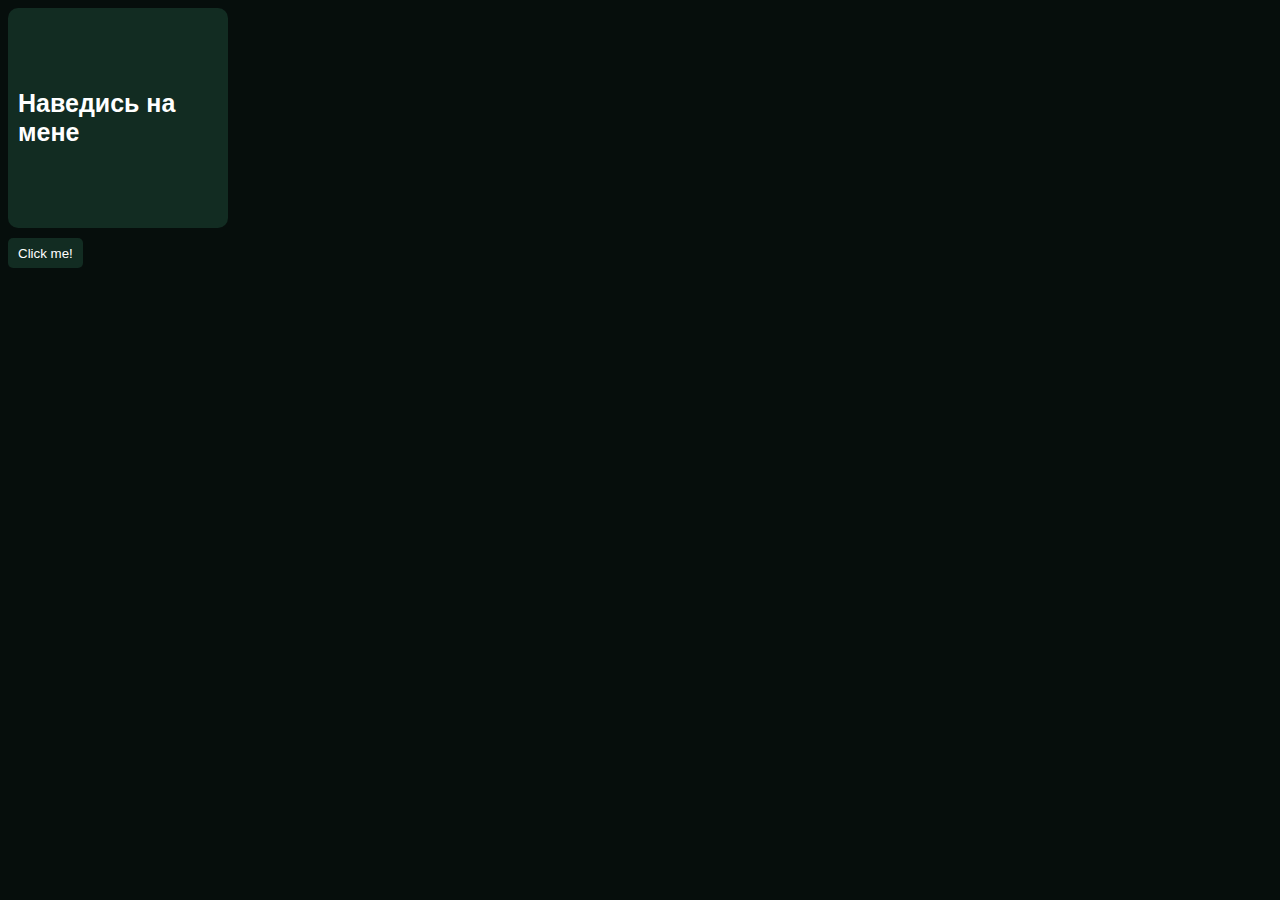
<file: lab1veb/lab1/index.html>
<!DOCTYPE html>
<html lang="en">
<head>
    <meta charset="UTF-8">
    <meta name="viewport" content="width=device-width, initial-scale=1.0">
    <title>lab1</title>
    <script src="script.js" defer></script>
    <link rel="stylesheet" href="style.css">
</head>
<body>
        <div class="block-to-check">
            Наведись на мене
        </div>
        <button class="awake-button" onclick="throwError()">
            Click me!
        </button>
</body>
</html>
</file>
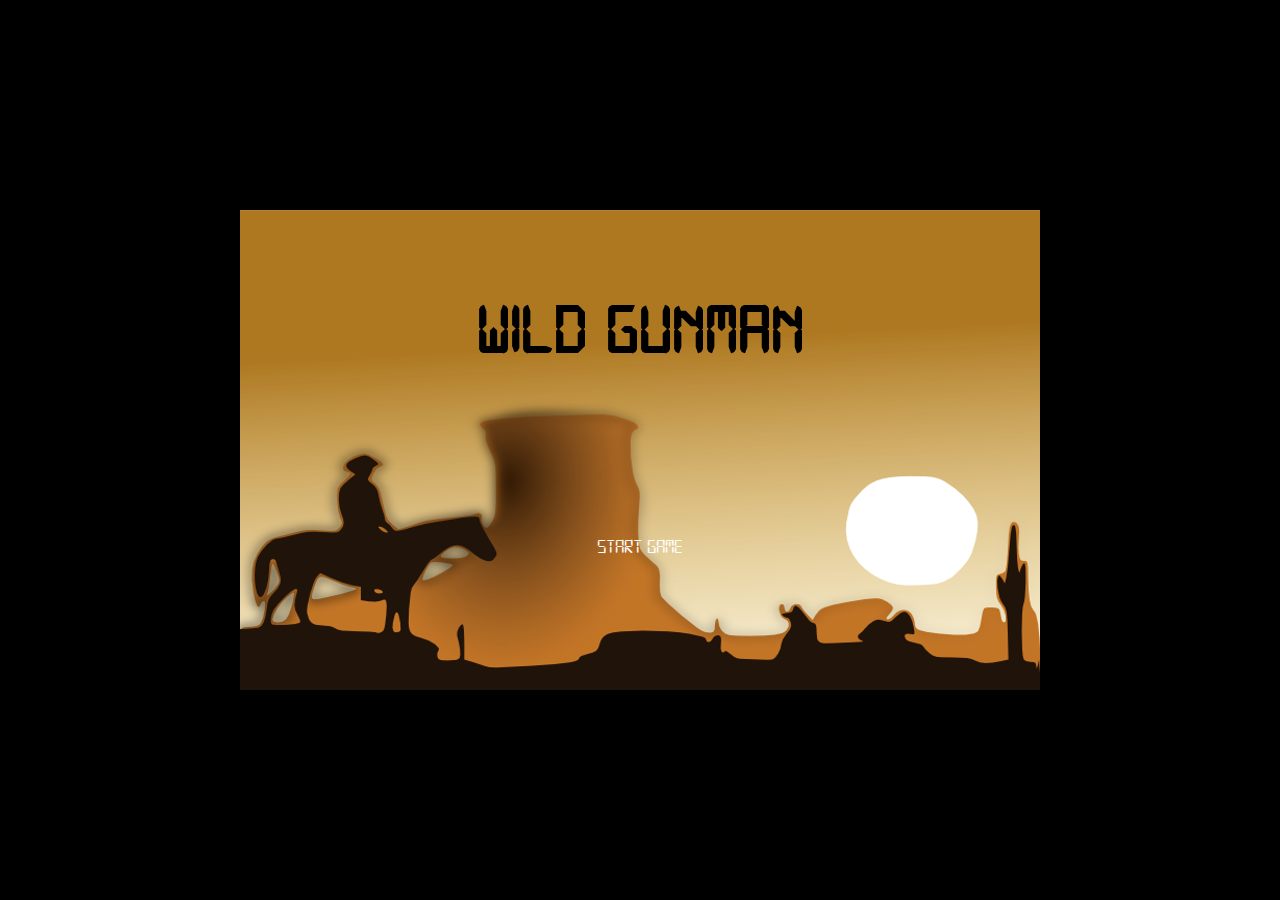
<file: lab7web/lab7/index.html>
<!DOCTYPE html>
<html lang="en">
<head lang="en">
    <meta charset="UTF-8">
    <title>Wild Gunman</title>
    <link rel="stylesheet" href="css/game.css"/>
</head>
<body>
<section class="game-menu">
    <h1 class="game-menu__title">Wild Gunman</h1>
    <button class="button button-start-game">Start Game</button>
</section>

<div class="wrapper">
    <section class="game-panels">
        <div class="players-panel">
            <div class="players-panel__you">Time.You</div>
            <div class="players-panel__gunman">Gunman</div>
        </div>
        <div class="white-line"></div>
        <div class="time-panel">
            <div class="time-panel__gunman">0.00</div>
            <div class="time-panel__you">0.00</div>
        </div>
        <div class="score-panel">
            <div class="score-panel__score">Score:<span class="score-panel__score_num">0</span></div>
            <div class="score-panel__level">Level 1</div>
        </div>
    </section>

    <div class="message"></div>

    <section class="game-screen">
        <div class="gunman"></div>
        <button class="button button-restart">Restart</button>
        <button class="button button-next-level">Next Level</button>
    </section>
</div>

<section class="win-screen">
    <h2 class="win-screen__title">You have won the game!</h2>
    <div class="score-panel__score">Score:<span class="score-panel__win-score_num">0</span></div>
</section>
<script src="js/game.js"></script>
</body>
</html>
</file>
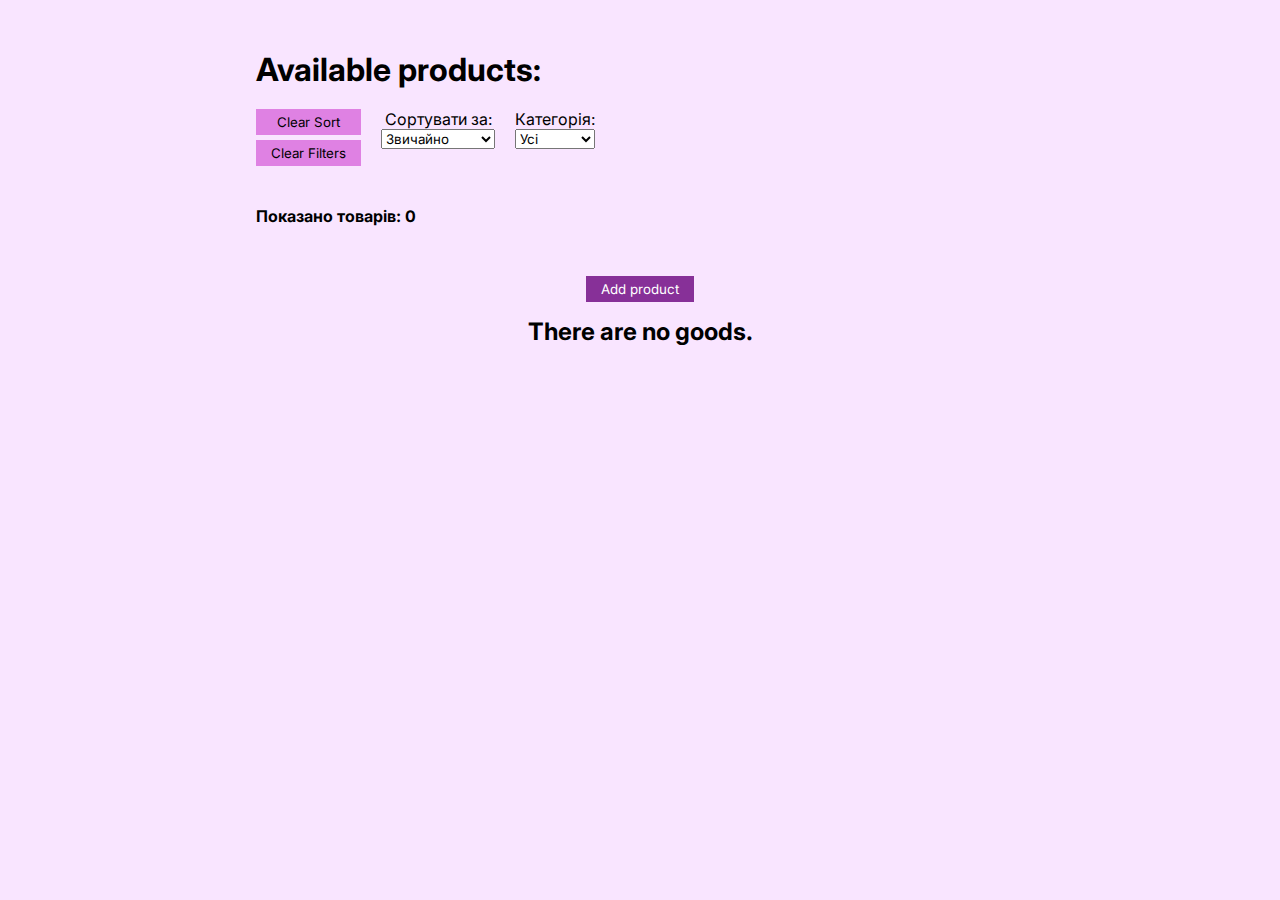
<file: lab6web/lab6/task1/index.html>
﻿<!doctype html>
<html lang="en">
<head>
    <meta charset="UTF-8">
    <meta name="viewport"
          content="width=device-width, user-scalable=no, initial-scale=1.0, maximum-scale=1.0, minimum-scale=1.0">
    <meta http-equiv="X-UA-Compatible" content="ie=edge">
    <title>lab6.1</title>
    <link rel="preconnect" href="https://fonts.googleapis.com">
    <link rel="preconnect" href="https://fonts.gstatic.com" crossorigin>
    <link href="https://fonts.googleapis.com/css2?family=Inter:ital,opsz,wght@0,14..32,100..900;1,14..32,100..900&display=swap"
          rel="stylesheet">
    <link rel="stylesheet" href="styles.css">
    <script src="script.js" defer></script>
</head>
<body>
<main>
    <div class="row-wrapper">
        <div class="products-section">
            <h1>Available products:</h1>
            <div class="filters">
                <div class="button-wrapper">
                    <button class="btn" onclick="clearSort()">Clear Sort</button>
                    <button class="btn" onclick="clearFilter()">Clear Filters</button>
                </div>
                <div class="sort">
                    <label for="sort">Сортувати за:</label>
                    <select id="sort" onchange="applyFiltersAndSort()">
                        <option value="regular">Звичайно</option>
                        <option value="price-low-high">Ціна ↑</option>
                        <option value="price-high-low">Ціна ↓</option>
                        <option value="create-low-low">Дата створ. ↑</option>
                        <option value="create-high-high">Дата створ. ↓</option>
                        <option value="edit-low-high">Дата змін. ↑</option>
                        <option value="edit-high-high">Дата змін. ↓</option>
                    </select>
                </div>
                <div class="category-filter">
                    <label for="category">Категорія:</label>
                    <select id="category" onchange="applyFiltersAndSort()">
                        <option value="all">Усі</option>
                    </select>
                </div>

            </div>

            <div class="products-container"></div>
            <div class="product-count">
                <p>Показано товарів: <span id="product-count">0</span></p>
            </div>
            <div class="empty-goods">
                <button class="btn add-button" onclick="showAddProductModal()">Add product</button>
                <h2 id="hint-text" class="hide">There are no goods.</h2>
                <h2 id="total-price" class="hide">Total: 0$</h2>
            </div>
        </div>
    </div>
    <div id="snackbar" class="snackbar"></div>
</main>


</body>
</html>
</file>
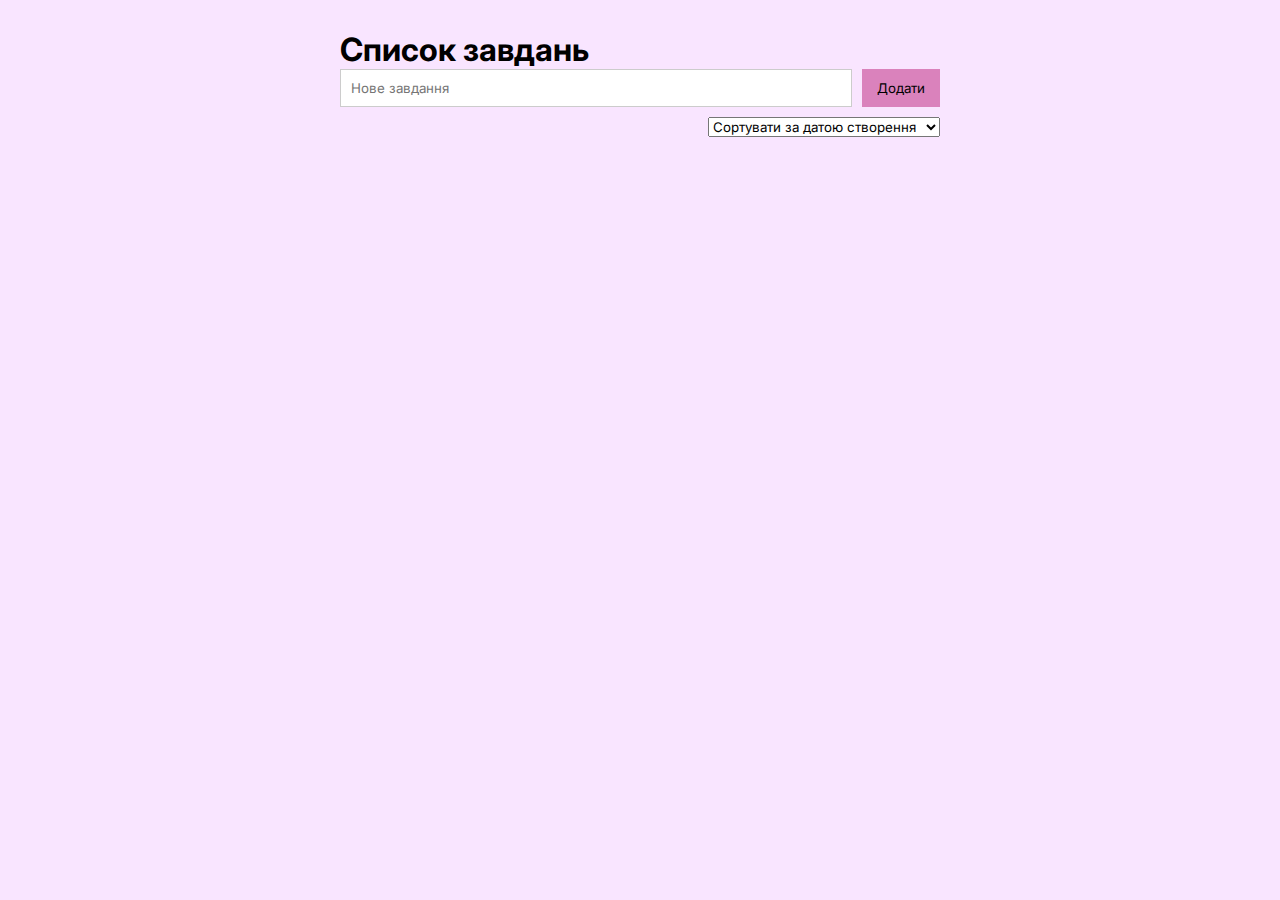
<file: lab6web/lab6/task2/index.html>
﻿<!doctype html>
<html lang="en">
<head>
    <meta charset="UTF-8">
    <meta name="viewport"
          content="width=device-width, user-scalable=no, initial-scale=1.0, maximum-scale=1.0, minimum-scale=1.0">
    <meta http-equiv="X-UA-Compatible" content="ie=edge">
    <title>lab6.2</title>
    <link rel="preconnect" href="https://fonts.googleapis.com">
    <link rel="preconnect" href="https://fonts.gstatic.com" crossorigin>
    <link href="https://fonts.googleapis.com/css2?family=Inter:ital,opsz,wght@0,14..32,100..900;1,14..32,100..900&display=swap"
          rel="stylesheet">
    <link rel="stylesheet" href="style.css">
    <script src="script.js" defer></script>
</head>
<body>
<main>
    <div class="row-wrapper">
        <div class="section">
            <div class="container">
                <h1>Список завдань</h1>
                <form id="todo-form">
                    <label class="add-field">
                        <input type="text" id="new-task" placeholder="Нове завдання" required/>
                        <button type="submit">Додати</button>
                    </label>

                    <label class="sort-selector">
                        <select id="sort-options">
                            <option value="created">Сортувати за датою створення</option>
                            <option value="status">Сортувати за станом виконання</option>
                            <option value="updated">Сортувати за датою оновлення</option>
                        </select>
                    </label>
                </form>
                <ul id="task-list"></ul>
            </div>

            <div id="edit-modal" class="modal">
                <div class="modal-content">
                    <div>
                        <span id="close-modal" class="close">&times;</span>
                        <h2>Редагувати завдання</h2>
                    </div>
                    <input type="text" id="edit-task-input"/>
                    <button id="save-edit-btn">Зберегти</button>
                </div>
            </div>
        </div>
    </div>

</main>

</body>
</html>
</file>
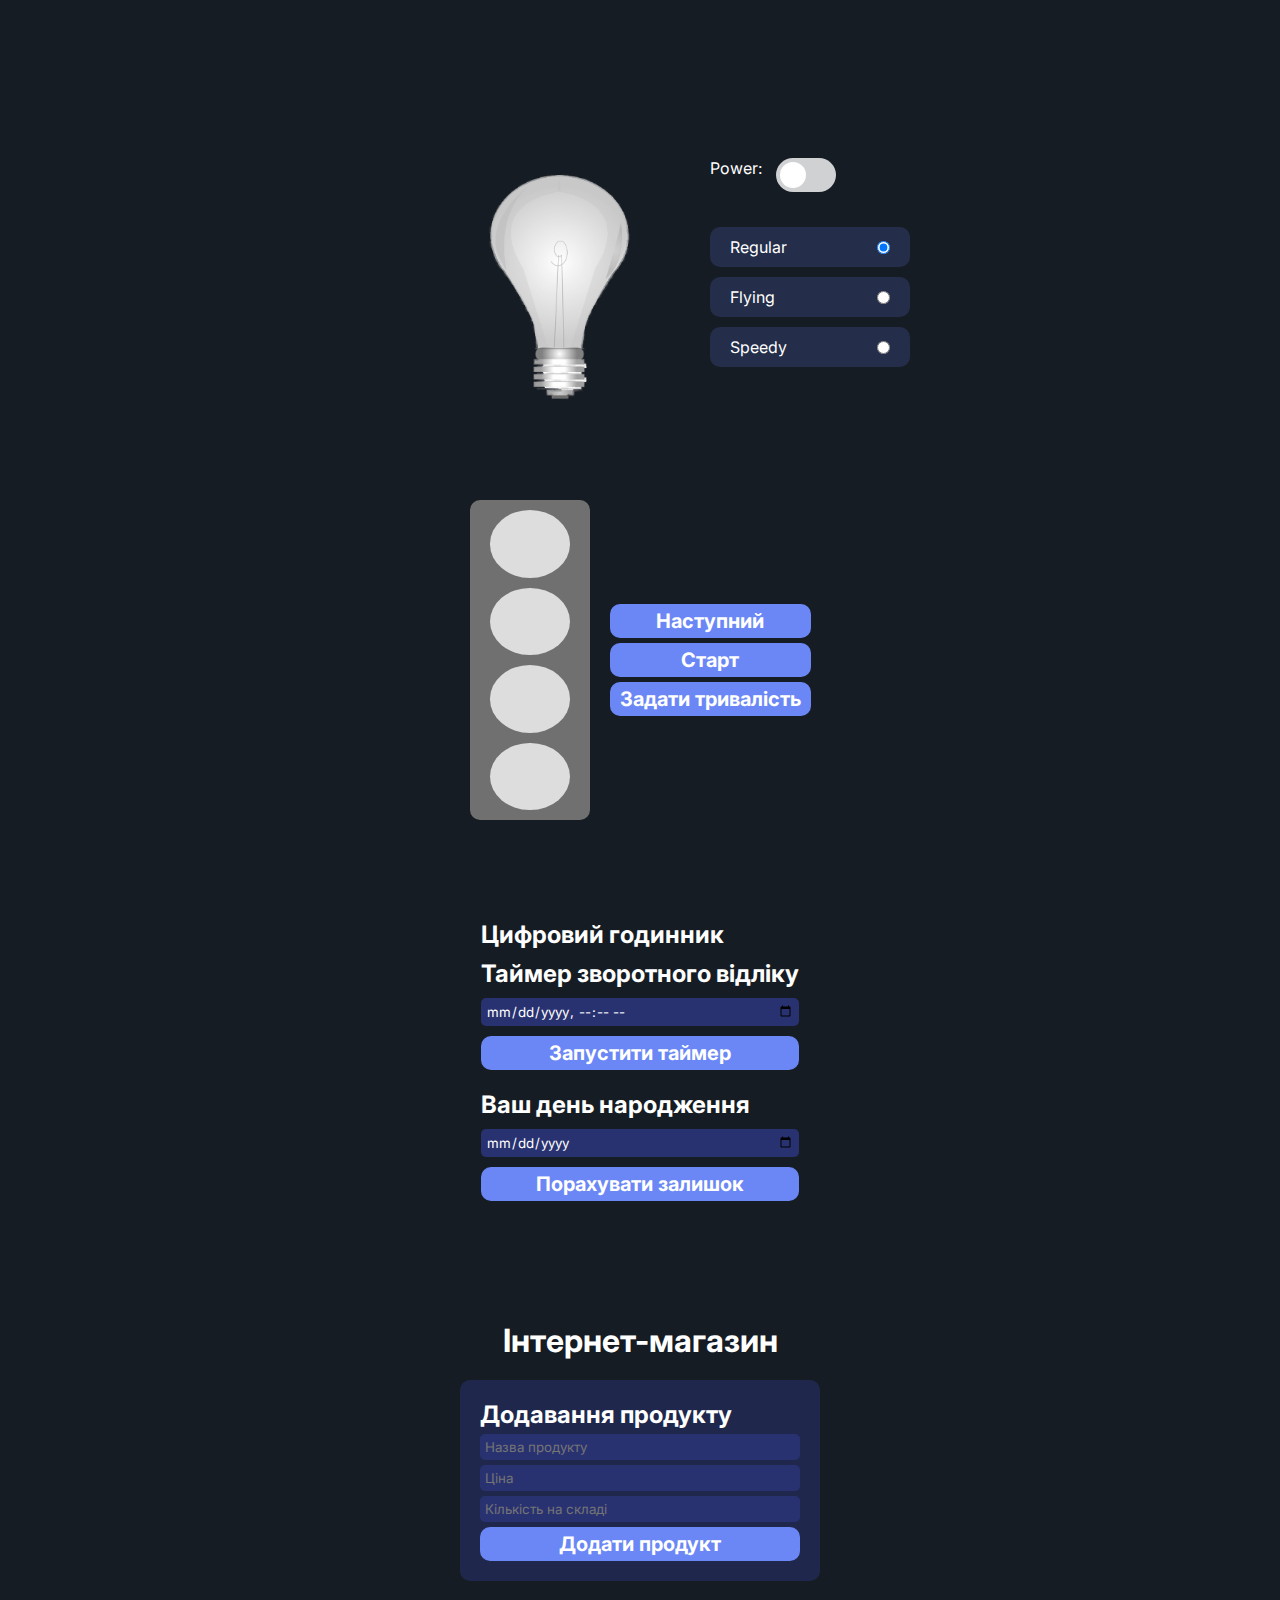
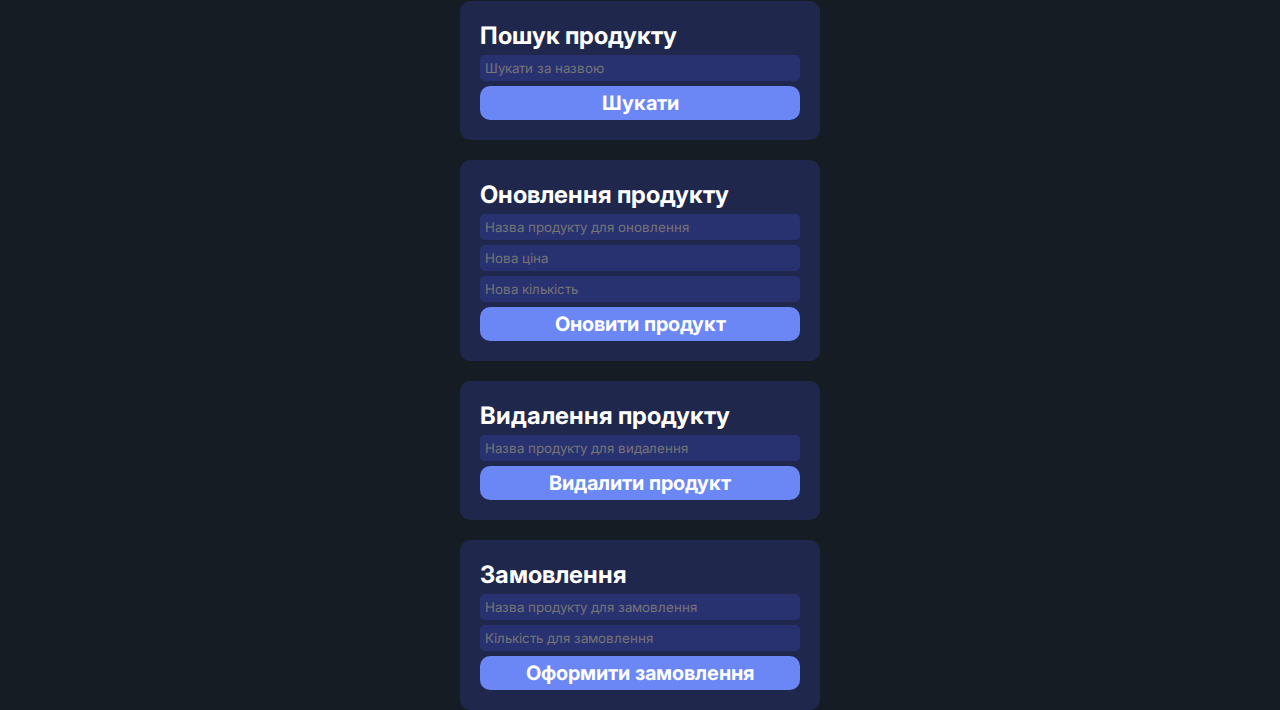
<file: lab5web/lab5/main.html>
﻿<!doctype html>
<html lang="en">
<head>
    <meta charset="UTF-8">
    <meta name="viewport"
          content="width=device-width, user-scalable=no, initial-scale=1.0, maximum-scale=1.0, minimum-scale=1.0">
    <meta http-equiv="X-UA-Compatible" content="ie=edge">
    <link rel="preconnect" href="https://fonts.googleapis.com">
    <link rel="preconnect" href="https://fonts.gstatic.com" crossorigin>
    <link href="https://fonts.googleapis.com/css2?family=Inter:ital,opsz,wght@0,14..32,100..900;1,14..32,100..900&display=swap" rel="stylesheet">
    <title>lab5</title>
    <link rel="stylesheet" href="style.css">
    <script src="index.js" defer></script>
</head>
<body>
<main class="main-content">
    <div>
        <div class="content-block">
            <div id="lamp-picture" class="lamp1-off"></div>
            <div class="manage-lamp">
                <div>
                    Power:
                    <label class="switch">
                        <input id="lamp-power" type="checkbox">
                        <span class="slider round"></span>
                    </label>
                </div>
                <div class="radio-lamp">
                    <label>
                        Regular
                        <input id="regular-lamp" name="lamp-type" type="radio" checked>
                    </label>
                    <label>
                        Flying
                        <input id="cool-lamp" name="lamp-type" type="radio"/>
                    </label>
                    <label>
                        Speedy
                        <input id="omg-lamp" name="lamp-type" type="radio"/>
                    </label>
                </div>
                <span id="lamp-hint" class="hint"></span>
            </div>
        </div>
        <div class="content-block">
            <div class="traffic-light">
                <div class="light red" id="red"></div>
                <div class="light yellow" id="yellow"></div>
                <div class="light green" id="green"></div>
                <div class="light blue" id="blue"></div>
            </div>
            <div>
                <div class="traffic-light-buttons">
                    <button class="result-button" id="nextBtn">Наступний</button>
                    <button class="result-button" id="startBtn">Старт</button>
                    <button class="result-button" id="setTimesBtn">Задати тривалість</button>
                </div>
                <div class="hint" id="status">Очікування старту...</div>
            </div>
        </div>
        <div class="content-block">
            <div>
                <div>
                    <h2>Цифровий годинник</h2>
                    <div id="clock" class="clock"></div>
                </div>

                <div style="display: flex; flex-direction: column; gap: 10px; margin: 10px 0;">
                    <h2>Таймер зворотного відліку</h2>
                    <input type="datetime-local" id="timerInput" />
                    <button id="startTimerBtn" class="result-button">Запустити таймер</button>
                    <div id="countdown"></div>
                </div>
                <div style="display: flex; flex-direction: column; gap: 10px; margin: 10px 0;">
                    <h2>Ваш день народження</h2>
                    <input type="date" id="birthdayInput" />
                    <button id="countdownBirthdayBtn" class="result-button">Порахувати залишок</button>
                    <div id="birthdayCountdown"></div>
                </div>
            </div>
        </div>
        <div class="content-block">
            <div class="shop-block">
                <h1>Інтернет-магазин</h1>

                <div class="block">
                    <h2>Додавання продукту</h2>
                    <input type="text" id="productName" placeholder="Назва продукту">
                    <input type="number" id="productPrice" placeholder="Ціна">
                    <input type="number" id="productStock" placeholder="Кількість на складі">
                    <button class="result-button" onclick="addProduct()">Додати продукт</button>
                </div>

                <div class="block">
                    <h2>Пошук продукту</h2>
                    <input type="text" id="searchName" placeholder="Шукати за назвою">
                    <button class="result-button" onclick="searchProduct()">Шукати</button>
                </div>

                <div class="block">
                    <h2>Оновлення продукту</h2>
                    <input type="text" id="updateName" placeholder="Назва продукту для оновлення">
                    <input type="number" id="updatePrice" placeholder="Нова ціна">
                    <input type="number" id="updateStock" placeholder="Нова кількість">
                    <button class="result-button" onclick="updateProduct()">Оновити продукт</button>
                </div>

                <div class="block">
                    <h2>Видалення продукту</h2>
                    <input type="text" id="deleteName" placeholder="Назва продукту для видалення">
                    <button class="result-button" onclick="deleteProduct()">Видалити продукт</button>
                </div>

                <div class="block">
                    <h2>Замовлення</h2>
                    <input type="text" id="orderName" placeholder="Назва продукту для замовлення">
                    <input type="number" id="orderQuantity" placeholder="Кількість для замовлення">
                    <button class="result-button" onclick="makeOrder()">Оформити замовлення</button>
                </div>
            </div>
        </div>


    </div>

</main>
</body>
</html>
</file>
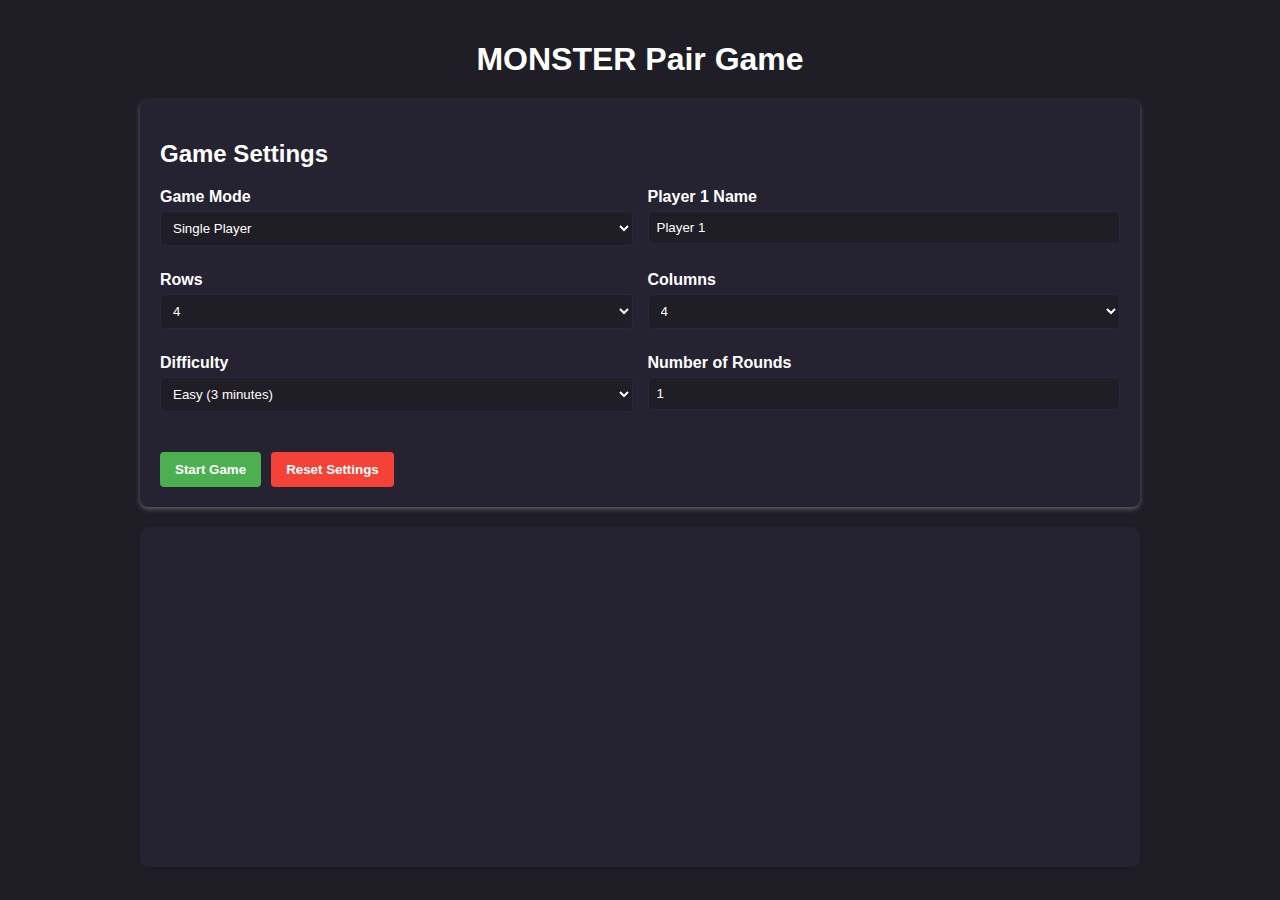
<file: lab8web/lab8/Task1/main.html>
﻿<!DOCTYPE html>
<html lang="en">
<head>
    <meta charset="UTF-8">
    <meta name="viewport" content="width=device-width, initial-scale=1.0">
    <title>MONSTER Pair Game</title>
    <link rel="stylesheet" href="style.css">
    <script src="script.js" defer></script>
</head>
<body>
<h1>MONSTER Pair Game</h1>
<div class="game-container">
    <div class="settings-panel">
        <h2>Game Settings</h2>
        <form class="settings-form" id="settingsForm">
            <div class="form-group">
                <label for="gameMode">Game Mode</label>
                <select id="gameMode">
                    <option value="single">Single Player</option>
                    <option value="multi">Two Players</option>
                </select>
            </div>

            <div class="players-container">
                <div class="player-input form-group">
                    <label for="player1">Player 1 Name</label>
                    <input type="text" id="player1" value="Player 1" required>
                </div>

                <div class="player-input form-group" id="player2Group" style="display: none;">
                    <label for="player2">Player 2 Name</label>
                    <input type="text" id="player2" value="Player 2">
                </div>
            </div>

            <div class="form-group">
                <label for="rows">Rows</label>
                <select id="rows">
                    <option value="4">4</option>
                    <option value="5">5</option>
                    <option value="6">6</option>
                </select>
            </div>

            <div class="form-group">
                <label for="cols">Columns</label>
                <select id="cols">
                    <option value="4">4</option>
                    <option value="5">5</option>
                    <option value="6">6</option>
                </select>
            </div>

            <div class="form-group">
                <label for="difficulty">Difficulty</label>
                <select id="difficulty">
                    <option value="easy">Easy (3 minutes)</option>
                    <option value="normal">Normal (2 minutes)</option>
                    <option value="hard">Hard (1 minute)</option>
                </select>
            </div>

            <div class="form-group">
                <label for="rounds">Number of Rounds</label>
                <input type="number" id="rounds" min="1" value="1">
            </div>

            <div class="buttons">
                <button type="button" class="start-btn" id="startBtn">Start Game</button>
                <button type="button" class="reset-btn" id="resetBtn">Reset Settings</button>
            </div>
        </form>
    </div>

    <div class="stats-panel" id="statsPanel" style="display: none;">
        <div class="stat">
            <div>Time Left</div>
            <div class="stat-value" id="timeLeft">03:00</div>
        </div>
        <div class="stat">
            <div>Current Player</div>
            <div class="stat-value" id="currentPlayer"><span class="current-player">Player 1</span></div>
        </div>
        <div class="stat">
            <div>Moves</div>
            <div class="stat-value" id="moves">0</div>
        </div>
        <div class="stat">
            <div>Round</div>
            <div class="stat-value" id="currentRound">1/1</div>
        </div>
        <button type="button" class="restart-btn" id="restartBtn">Restart</button>
    </div>

    <div class="game-board" id="gameBoard"></div>
</div>

<div class="results-modal" id="resultsModal">
    <div class="modal-content">
        <h2 class="modal-title">Game Results</h2>
        <div id="resultsContent"></div>
        <button type="button" class="close-btn" id="closeResultsBtn">Close</button>
    </div>
</div>
</body>
</html>
</file>
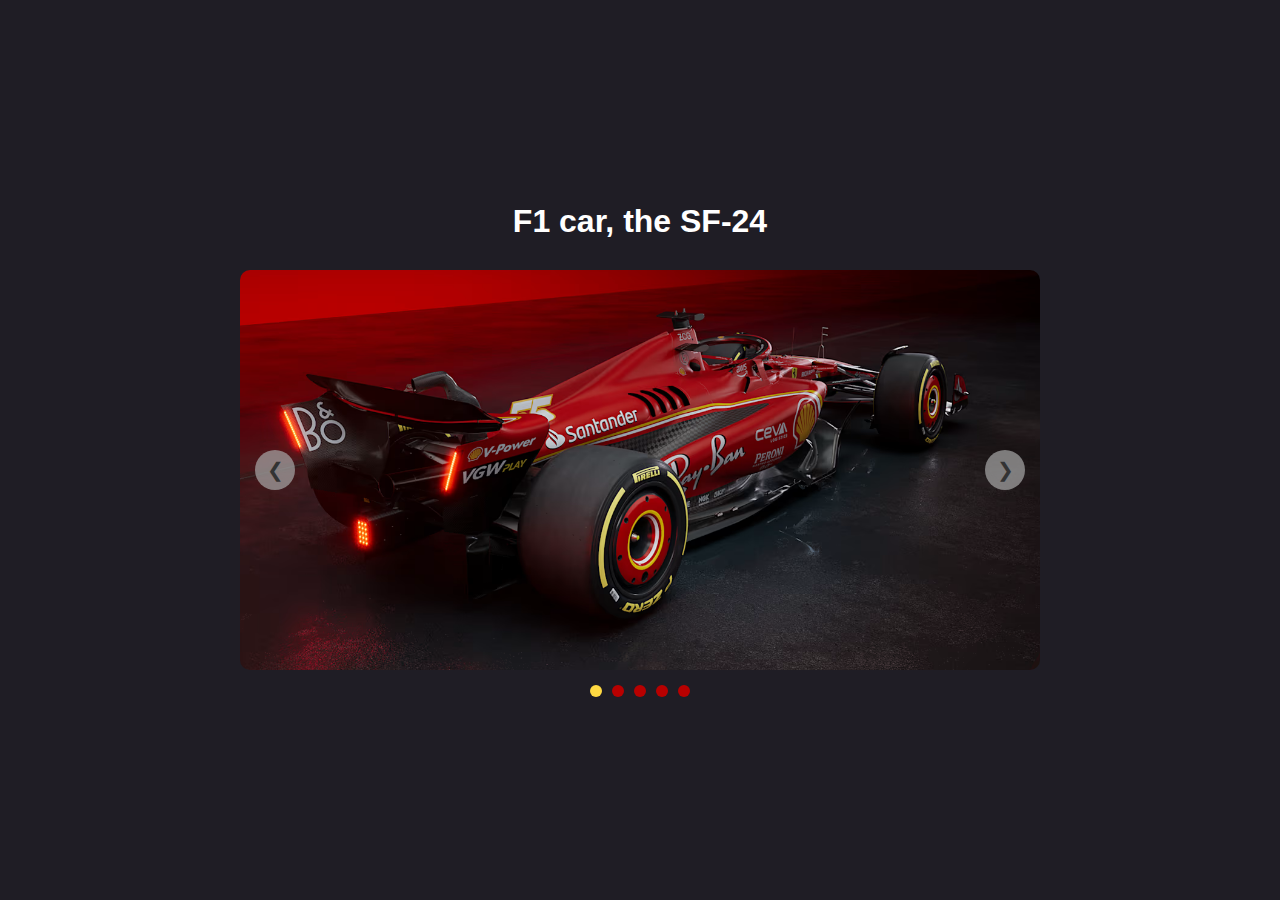
<file: lab8web/lab8/Task2/main.html>
﻿<!DOCTYPE html>
<html lang="uk">
<head>
    <meta charset="UTF-8">
    <meta name="viewport" content="width=device-width, initial-scale=1.0">
    <title>Карусель зображень</title>
    <link rel="stylesheet" href="styles.css">
    <script src="script.js" defer></script>
</head>
<body>
<h1>F1 car, the SF-24</h1>

<div class="slider-container" id="sliderContainer">
    <div class="slider" id="slider">
    </div>

    <button class="slider-arrow slider-arrow-left" id="prevBtn">&#10094;</button>
    <button class="slider-arrow slider-arrow-right" id="nextBtn">&#10095;</button>
</div>

<div class="slider-dots" id="sliderDots">

</div>
</body>
</html>
</file>
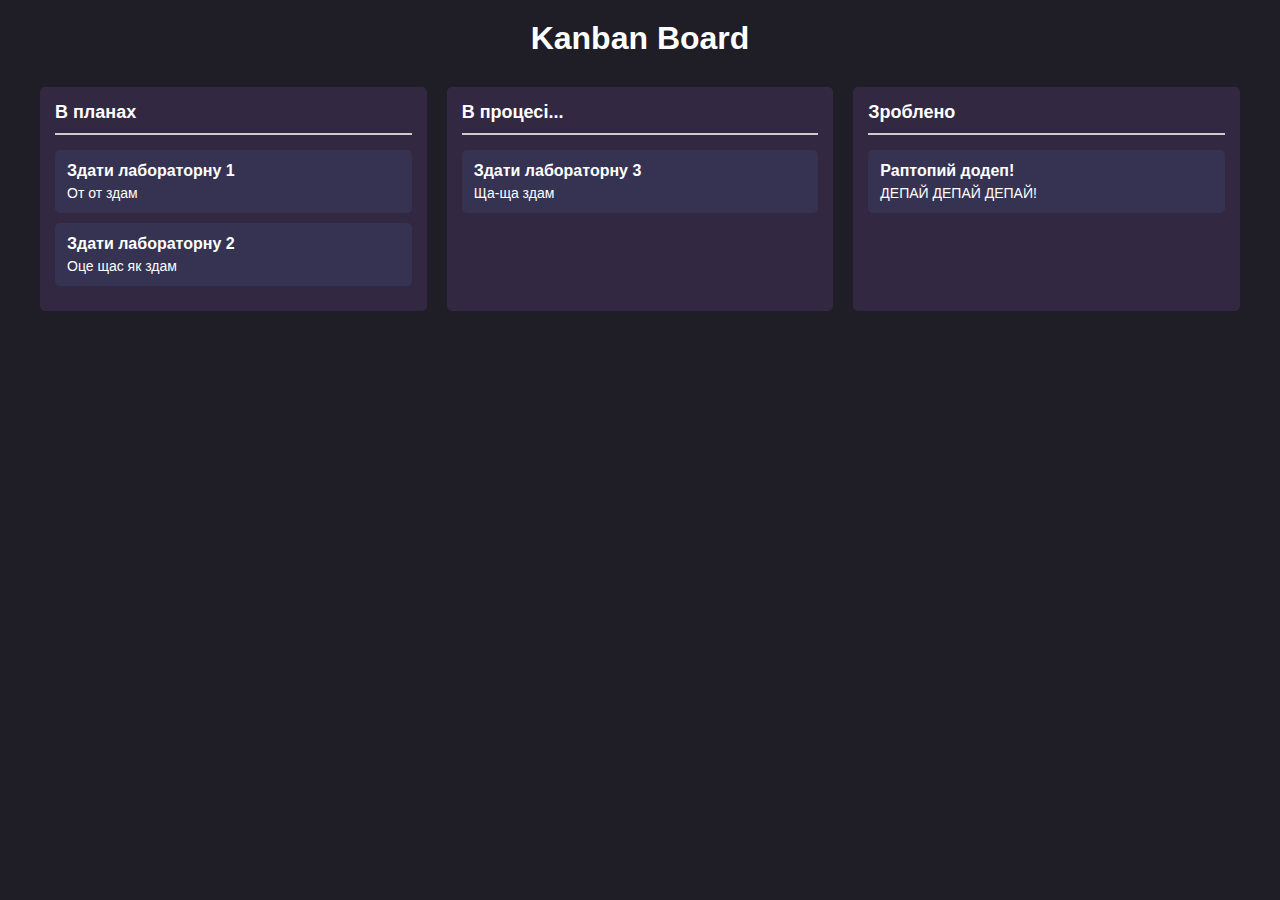
<file: lab8web/lab8/Task3/main.html>
﻿<!DOCTYPE html>
<html lang="uk">
<head>
    <meta charset="UTF-8">
    <meta name="viewport" content="width=device-width, initial-scale=1.0">
    <title>Kanban Board</title>
    <link rel="stylesheet" href="styles.css">
    <script src="script.js" defer></script>
</head>
<body>
<div class="container">
    <h1>Kanban Board</h1>
    <div class="kanban-board" id="kanbanBoard">
    </div>
</div>

</body>
</html>
</file>
<file: lab1veb/lab1/style.css>
body {
    font-family: 'Gill Sans MT', sans-serif;
    justify-content: center;
    background-color: rgb(6, 14, 12);
}


.block-to-check {
    display: flex;
    width: 200px;
    height: 200px;
    justify-content: center;
    padding: 10px;
    align-items: center;
    font-size: 25px;
    font-weight: bold;
    color: white;
    border-radius: 10px;
    background-color: rgb(18, 44, 34);
}

.awake-button {
    display: flex;
    justify-content: center;
    align-items: center;
    padding: 10px;
    border-radius: 5px;
    margin-top: 10px;
    height: 30px;
    color: white;
    background-color: rgb(18, 44, 34);
    border: none;
}
.awake-button:hover {
    background-color: rgb(23, 60, 42);
}
.awake-button:active {
    background-color: rgb(17, 48, 33);
}
</file>
<file: lab7web/lab7/css/game.css>
@font-face {
    font-family: "Digital-7";
    src: url("../fonts/digital-7.ttf");
}

body {
    background: #000;
    font-family: "Digital-7", serif;
}


.game-menu {
    box-sizing: border-box;
    position: absolute;
    top: 50%;
    left: 50%;
    -webkit-transform: translate(-50%, -50%);
    -moz-transform: translate(-50%, -50%);
    width: 800px;
    height: 480px;
    background: url(../img/main-background.png) no-repeat;
}

.game-menu__title {
    position: fixed;
    top: 15%;
    left: 50%;
    -webkit-transform: translate(-50%, -50%);
    -moz-transform: translate(-50%, -50%);

    font-size: 70px;
    text-transform: uppercase;
    text-align: center;
}

.button {
    position: fixed;
    left: 50%;
    top: 70%;
    -webkit-transform: translate(-50%, -50%);
    -moz-transform: translate(-50%, -50%);

    padding: 0;
    border: 0;
    outline: 0;

    font-family: "Digital-7", serif;
    font-size: 20px;
    text-transform: uppercase;

    background: transparent;
    color: white;
    cursor: pointer;
}

.button-restart {
    display: none;
    top: 90%;
    z-index: 1001;
}

.button-next-level {
    color: white;
    display: none;
    top: 90%;
    z-index: 1001;
}

.button:hover, .button:active {
    color: #000;
}

.wrapper {
    display: none;
    position: fixed;
    left: 50%;
    top: 55%;
    -webkit-transform: translate(-50%, -50%);
    -moz-transform: translate(-50%, -50%);

    height: 750px;
    width: 900px;

    box-sizing: border-box;
}

.game-screen {
    display: none;
    position: fixed;
    left: 50%;
    top: 50%;
    -webkit-transform: translate(-50%, -50%);
    -moz-transform: translate(-50%, -50%);

    box-sizing: border-box;
    width: 800px;
    height: 500px;
    overflow: hidden;

    background: url(../img/background-dark.png) no-repeat;
    background-size: cover;
}

.game-screen--death {
    animation: 4s player-death linear;
}

@keyframes player-death {
    0% {
        box-shadow: inset 0 0 400px rgba(215, 35, 0, 0.5);
    }
    20% {
        box-shadow: inset 0 0 300px rgba(215, 35, 0, 0.5);
    }
    40% {
        box-shadow: inset 0 0 200px rgba(215, 35, 0, 0.5);
    }
    100% {
        box-shadow: inset 0 0 100px rgba(215, 35, 0, 0.5);
    }
}

.message {
    color: #fff;
    position: absolute;
    left: 57%;
    top: 36%;
    -webkit-transform: translate(-50%, -50%);
    -moz-transform: translate(-50%, -50%);

    z-index: 1;
}

.message--fire {
    width: 116px;
    height: 68px;
    background: url(../img/fire-right.png) no-repeat;
    left: 60%;
}

.message--dead,
.message--win {
    left: 50%;
    top: 30%;
    font-family: "Digital-7", serif;
    font-size: 30px;
    color: #fff;
}

.white-line {
    position: absolute;
    left: 50px;
    top: 10%;
    z-index: 700;
    width: 800px;
    border-bottom: 2px solid #fff;
}

.game-panels {
    display: none;
    left: 10%;
}

.players-panel,
.time-panel,
.score-panel {
    padding: 10px;

    font-family: "Digital-7", serif;
    font-size: 25px;
    text-transform: uppercase;
    text-align: center;
    color: #50d010;
}

.time-panel {
    position: absolute;
    left: 59%;
    top: 2px;
    z-index: 700;
}

.time-panel__gunman,
.time-panel__you {
    display: flex;
    justify-content: start;
    font-family: "Digital-7", serif;
    font-size: 65px;
    line-height: 60px;
}

.time-panel__you {
    margin-bottom: 5px;
}

.players-panel {
    position: absolute;
    left: 50%;
    top: 10%;
    box-sizing: border-box;
    -webkit-transform: translate(-50%, -50%);
    -moz-transform: translate(-50%, -50%);
    z-index: 700;
}

.players-panel__you,
.players-panel__gunman {
    padding: 10px;
    border: 2px solid #50d010;

    -webkit-border-radius: 10px;
    -moz-border-radius: 10px;
    border-radius: 10px;
}

.players-panel__you {
    margin-bottom: 10px;
}

.score-panel {
    text-align: center;
}

.score-panel__score {
    position: absolute;
    left: 25%;
    top: 85%;
    -webkit-transform: translate(-50%, -50%);
    -moz-transform: translate(-50%, -50%);
    z-index: 700;
    box-sizing: border-box;
}

.score-panel__level {
    position: absolute;
    left: 70%;
    top: 85%;
    z-index: 700;
    -webkit-transform: translate(-50%, -50%);
    -moz-transform: translate(-50%, -50%);

    box-sizing: border-box;
}

.win-screen {
    display: none;
    position: absolute;
    top: 50%;
    left: 50%;
    -webkit-transform: translate(-50%, -50%);
    -moz-transform: translate(-50%, -50%);

    box-sizing: border-box;
    width: 800px;
    height: 480px;

    background: url(../img/win-bg.png) no-repeat;
}

.win-screen__title {
    position: fixed;
    top: 35%;
    left: 50%;

    -webkit-transform: translate(-50%, -50%);
    -moz-transform: translate(-50%, -50%);

    font-size: 50px;
    line-height: 70px;
    text-transform: uppercase;
    text-align: center;
}

.gunman {
    position: absolute;
    left: 800px;
    bottom: 85px;
    z-index: 900;
    width: 130px;
    height: 260px;
}


.gunman-level-1 {
    background: url(../img/gunman.png) 0 0;
    animation: gunman-level-1__walk 1s steps(3) infinite;
}

.gunman-level-1__standing {
    background-position: -400px 0;
}

.gunman-level-1__ready {
    background-position: -808px 0;
}

.gunman-level-1__shooting {
    animation: gunman-level-1__duel 0.5s step-start;
    animation-iteration-count: 1;
    background-position: -940px 0;
    width: 135px;
    left: 340px;
}

.gunman-level-1__death {
    animation: gunman-level-1__death 1s steps(4);
    background-position: -1616px 0;
    width: 128px;
    left: 340px;
}

@keyframes gunman-level-1__walk {
    from {
        background-position: 0 0;
    }
    to {
        background-position: -390px 0;
    }
}

@keyframes gunman-level-1__duel {
    from {
        background-position: -800px 0;
    }
    to {
        background-position: -940px 0;
    }
}

@keyframes gunman-level-1__death {
    from {
        background-position: -1215px 0;
    }
    to {
        background-position: -1750px 0;
    }
}

.gunman-level-2 {
    height: 300px;
    width: 130px;
    background: url(../img/gunman.png) 0 -268px;
    animation: gunman-level-2__walk 1s steps(3) infinite;
}

.gunman-level-2__standing {
    background-position: 0 -268px;
}

.gunman-level-2__ready {
    background-position: -384px -272px;
}

.gunman-level-2__shooting {
    animation: gunman-level-2__duel 0.5s step-start;
    animation-iteration-count: 1;
    background-position: -625px -268px;
    width: 110px;
    left: 340px;
}

.gunman-level-2__death {
    animation: gunman-level-2__death 1s steps(2);
    background-position: -948px -268px;
    width: 120px;
    left: 340px;
}

@keyframes gunman-level-2__walk {
    from {
        background-position: 0 -268px;
    }
    to {
        background-position: -410px -268px;
    }
}

@keyframes gunman-level-2__duel {
    0% {
        background-position: -410px -268px;
    }
    33% {
        background-position: -520px -268px;
    }
    66% {
        background-position: -625px -268px;
    }
}

@keyframes gunman-level-2__death {
    from {
        background-position: -835px -268px;
    }
    to {
        background-position: -1090px -268px;
    }
}

.gunman-level-3 {
    height: 320px;
    width: 110px;
    background: url(../img/gunman.png) 0 -578px;
    animation: gunman-level-3__walk 1s steps(3) infinite;
}

.gunman-level-3__standing {
    background-position: 0 -578px;
}

.gunman-level-3__ready {
    background-position: -342px -578px;
}

.gunman-level-3__shooting {
    animation: gunman-level-3__duel 1s step-start;
    animation-iteration-count: 1;
    background-position: -455px -578px;
    left: 340px;
}

.gunman-level-3__death {
    animation: gunman-level-3__death 0.5s steps(1);
    background-position: -822px -578px;
    width: 130px;
    left: 340px;
}

@keyframes gunman-level-3__walk {
    from {
        background-position: 0 -578px;
    }
    to {
        background-position: -330px -578px;
    }
}

@keyframes gunman-level-3__duel {
    0% {
        background-position: -822px -578px;
    }
    33% {
        background-position: -710px -578px;
    }
    66% {
        background-position: -455px -578px;
    }
}

@keyframes gunman-level-3__death {
    from {
        background-position: -690px -578px;
    }
    to {
        background-position: -822px -578px;
    }
}

.gunman-level-4 {
    height: 260px;
    background: url(../img/gunman.png) 0 -910px;
    animation: gunman-level-4__walk 1s steps(3) infinite;
}

.gunman-level-4__standing {
    background-position: 0 -910px;
}

.gunman-level-4__ready {
    background-position: -400px -912px;
}

.gunman-level-4__shooting {
    animation: gunman-level-4__duel 1s step-start;
    animation-iteration-count: 1;
    background-position: -665px -910px;
    left: 340px;
}

.gunman-level-4__death {
    animation: gunman-level-4__death 0.5s steps(1);
    background-position: -1067px -910px;
    width: 130px;
    left: 340px;
}

@keyframes gunman-level-4__walk {
    from {
        background-position: 0 -910px;
    }
    to {
        background-position: -396px -910px;
    }
}

@keyframes gunman-level-4__duel {
    0% {
        background-position: -405px -910px;
    }
    33% {
        background-position: -535px -910px;
    }
    66% {
        background-position: -665px -910px;
    }
}

@keyframes gunman-level-4__death {
    from {
        background-position: -937px -910px;
    }
    to {
        background-position: -1067px -910px;
    }
}

.gunman-level-5 {
    height: 290px;
    width: 135px;
    background: url(../img/gunman.png) 0 -1170px;
    animation: gunman-level-5__walk 1s steps(3) infinite;
}

.gunman-level-5__standing {
    background-position: 0 -1170px;
}

.gunman-level-5__ready {
    background-position: -390px -1184px;
}

.gunman-level-5__shooting {
    animation: gunman-level-5__duel 1s step-start;
    animation-iteration-count: 1;
    width: 130px;
    background-position: -650px -1170px;
    left: 340px;
}

.gunman-level-5__death {
    animation: gunman-level-5__death 0.5s steps(1);
    background-position: -1168px -1170px;
    width: 100px;
    left: 340px;
}

@keyframes gunman-level-5__walk {
    from {
        background-position: 0 -1170px;
    }
    to {
        background-position: -396px -1170px;
    }
}

@keyframes gunman-level-5__duel {
    0% {
        background-position: -400px -1170px;
    }
    33% {
        background-position: -525px -1170px;
    }
    66% {
        background-position: -650px -1170px;
    }
}

@keyframes gunman-level-5__death {
    from {
        background-position: -1038px -1170px;
        width: 130px;
    }
    to {
        background-position: -1168px -1170px;
        width: 100px;
    }
}

.moving-left {
    left: 340px;
    transition: left 2s linear;
}

.gunman-right {
    left: unset;
    right: 800px;
}
.moving-right {
    right: 340px;
    transition: right 2s linear;
}

.standing {
    left: 340px;
    animation: none;
}
</file>
<file: lab6web/lab6/task1/styles.css>
﻿* {
    margin: 0;
    font-family: Inter, Geneva, Tahoma, sans-serif;
}

body {
    background-color: #f9e5ff;
    color: black;
}

.block-wrapper {
    margin: 0 15%;
}

.variant-text {
    font-weight: bold;
    font-size: 20px;
}

.btn {
    padding: 5px 15px;
    border: none;

}

.row-wrapper {
    padding: 0 20vw;
}


.filters {
    margin-top: 20px;
    display: flex;
    justify-content: start;
    gap: 20px
}

.filters .button-wrapper {
    display: flex;
    flex-direction: column;
    width: fit-content;
}

.filters button {
    background-color: #df81e3;
    color: black;
}

.filters button:hover {
    background-color: #ed88ef;
}

.filters button:active {
    background-color: #a35da6;
}

.sort,
.category-filter {
    display: flex;
    flex-direction: column;
}

.products-container {
    margin-top: 20px;
    display: grid;
    grid-template-columns: 1fr 1fr 1fr;
    gap: 20px;
    width: 100%;
    align-items: start;
}

.product-card {
    display: flex;
    flex-direction: column;
    align-items: center;
    background-color: #fdb5ff;
    box-shadow: 0 0 5px #101010;
    overflow: hidden;
    position: relative;
}

.hover-menu {
    display: none;
    box-sizing: border-box;
    width: 100%;
    padding: 10px;
}

.hover-menu button {
    color: #000000;
    cursor: pointer;
    flex: 1;
}

.delete-product-button {
    background-color: #ff7272;
}

.delete-product-button:hover {
    background-color: #ea5858;
}

.delete-product-button:active {
    background-color: #b63434;
}

.edit-product-button {
    background-color: #b5ffa1;
}

.edit-product-button:hover {
    background-color: #7bd663;
}

.edit-product-button:active {
    background-color: #378026;
}

.product-card:hover .hover-menu {
    display: flex;
    gap: 10px;
}

.image-wrapper {
    width: 100%;
    height: 20vw;
    overflow: hidden;
}

.image-wrapper img {
    width: 100%;
    height: 100%;
    object-fit: cover;
}

.product-info {
    display: flex;
    flex-direction: column;
    align-items: center;
    gap: 10px;
    padding: 10px;
}

.main-info {
    display: flex;
    flex-direction: column;
    align-items: center;
    gap: 5px;
}

.product-name {
    font-weight: bold;
    font-size: 20px;
}

.product-category {
    font-weight: 100;
    font-size: 15px;
}


.blurred-background {
    position: absolute;
    top: 0;
    left: 0;
    width: 100vw;
    height: 100vh;
    background-color: rgba(0, 0, 0, 0.5);
    background-size: cover;
    filter: blur(10px);
    z-index: 1;
}

.modal-edit {
    display: flex;
    flex-direction: column;
    align-items: center;
    position: absolute;
    padding: 10px;
    width: 30vw;
    background-color: #f299ff;

    top: 50%;
    left: 50%;
    transform: translate(-50%, -50%);
    z-index: 2;
}

.modal-edit h1 {
    padding: 10px;
}

.modal-edit form {
    display: flex;
    flex-direction: column;
    align-items: center;
    width: 80%;
    gap: 10px;
}

form input {
    box-sizing: border-box;
    padding: 10px;
    border: 1px solid #000000;

    outline: none;
    width: 100%;
}

label {
    display: flex;
    flex-direction: column;
    width: 100%;
    gap: 5px;
    justify-content: space-between;
    align-items: center;
}

.button-wrapper {
    display: flex;
    gap: 5px;
    width: 100%;
}

form button {
    background-color: #c859c2;
    margin-top: 15px;
    flex: 1;
}

form button:hover {
    background-color: #e885e4;
}

form button:active {
    background-color: #873083;
}


.empty-goods {
    display: flex;
    flex-direction: column;
    justify-content: center;
    align-items: center;
    margin: 20px 0;
    padding: 30px;
    gap: 15px;

}

.add-button {
    color: white;
    background-color: #873098;
}

.add-button:hover {
    background-color: #ca44e1;
}

.add-button:active {
    background-color: #471551;
}

.hint-text {
}

.show {
    display: block;
}

.hide {
    display: none;
}


@keyframes flipIn {
    0% {
        transform: rotateY(180deg);
        opacity: 0;
    }
    100% {
        transform: rotateY(0);
        opacity: 1;
    }
}

@keyframes flipOut {
    0% {
        transform: rotateY(0);
        opacity: 1;
    }
    100% {
        transform: rotateY(180deg);
        opacity: 0;
    }
}

.product-card.added {
    animation: flipIn 0.6s forwards;
}

.product-card.removed {
    animation: flipOut 0.6s forwards;
}

.snackbar {
    visibility: hidden;
    min-width: 300px;
    background-color: #562d59;
    color: #fff;
    text-align: center;
    padding: 16px;
    position: fixed;
    z-index: 1;
    right: 20%;
    top: 10px;
    font-size: 17px;
    opacity: 0;
    transition: opacity 0.5s, visibility 0.5s ease-in-out;
}

.snackbar.show {
    visibility: visible;
    opacity: 1;
}

.snackbar.added {
    background-color: #235125;
}

.snackbar.removed {
    background-color: #4c1612;
}

.snackbar.sorted {
    background-color: #133b5a;
}


.products-section {
    margin-top: 50px;
}


@media (max-width: 780px) {
    .logo {
        width: 25px;
    }

    .products-container {
        grid-template-columns: 1fr 1fr;
    }

    .filters {
        flex-direction: column;
        align-items: center;
    }

    .modal-edit {
        width: 100%;
    }

    .hover-menu {
        flex-direction: column;
    }
}

.product-count {
    margin: 20px 0;
    font-size: 16px;
    font-weight: bold;
}
</file>
<file: lab6web/lab6/task2/style.css>
﻿* {
    margin: 0;
    font-family: Inter, Geneva, Tahoma, sans-serif;
}

body {
    background-color: #f9e5ff;
    color: black;
}

.block-wrapper {
    margin: 0 15%;
}

.container {
    width: 600px;
}

.btn {
    padding: 5px 15px;
    border: none;

}

.row-wrapper {
    padding: 0 10vw;
}

.row-wrapper {
    display: flex;
}
.section {
    display: flex;
    margin: 30px auto;
    align-items: center;
}

form {
    display: flex;
    flex-direction: column;
    gap: 10px;
}
ul {
    margin-top: 20px;
    list-style: none;
    padding: 0;
}

hr {
    margin: 20px 0;
}

li {
    padding: 10px;
    border: 1px solid #ddd;
    margin: 5px 0;
    display: flex;
    justify-content: space-between;
    align-items: center;
    transition: background-color 0.3s;
}

li.completed {
    background-color: #ff95f8;
}
li.completed span {
    text-decoration: line-through;

}

button {
    cursor: pointer;
    background-color: #da82bc;
    color: black;
    border: none;
    padding: 10px 15px;

}
button:hover {
    background-color: #d579b7;
}
button:active {
    background-color: #975380;
}

select {
    margin-left: 10px;
}

.sort-selector {
    display: flex;
    align-items: center;
    justify-content: end;
}

.sort-selector select{
    margin: 0;
}
.modal {
    display: none;
    position: fixed;
    z-index: 1;
    left: 0;
    top: 0;
    width: 100%;
    height: 100%;
    overflow: auto;
    background-color: rgba(0, 0, 0, 0.4);
    padding-top: 60px;
}

.modal-content {
    width: 600px;
    display: flex;
    flex-direction: column;
    gap: 10px;
    background-color: #eba9f3;
    margin: 5% auto;
    padding: 20px;
    border: 1px solid #888;
}
.modal-content div {
    display: flex;
    flex-direction: row-reverse;
    align-items: center;
    justify-content: space-between;
}

.close {
    color: #aaa;
    float: right;
    font-size: 28px;
    font-weight: bold;
}

.close:hover,
.close:focus {
    color: black;
    text-decoration: none;
    cursor: pointer;
}

input {
    box-sizing: border-box;
    padding: 10px;
    border: 1px solid #ccc;

    outline: none;
    width: 100%;
}
.add-field {
    display: flex;
    gap: 10px;
}

.row-wrapper {
    padding: 0 10vw;
}

.task {
    display: flex;
    background-color: #efb4e5;
    overflow-wrap: break-word;
    flex-direction: column;
    gap: 10px;
}
.task-name {
    overflow-wrap: break-word;
    width: 100%;
    word-wrap: break-word;
}

@media (max-width: 780px) {
    .add-field {
        flex-direction: column;
    }
    .container {
        width: 100%;
    }
}

.button-wrapper {
    width: 100%;
    display: flex;
    justify-content: end;
    gap: 10px;
}
</file>
<file: lab5web/lab5/style.css>
﻿* {
    margin: 0;
    font-family: Inter, Geneva, Tahoma, sans-serif;
}

body {
    background-color: #161c23;
    color: white;
}

.block-wrapper {
    margin: 0 15%;
}

.navbar {
    border-bottom: solid  1px white;
    padding: 10px 1px;
}

.navbar-content {
    display: flex;
    align-items: center;
    justify-content: space-between;
}
.lab-number {
    font-weight: bold;
}

.logo-container {
    display: flex;
    align-items: center;
    gap: 10px;
}

.logo{
    width: 2vw;
}

.variant-text {
    font-weight: bold;
    font-size: 20px;
}

.content-block {
    display: flex;
    flex-direction: row;
    align-items: center;
    justify-content: center;
    margin-top: 100px;

}

.hint {
    display: none;
    background-color: #4a5db1;
    font-weight: bold;
    margin: 5px 0;
    width: 100%;
    padding: 10px 20px;
    border-radius: 10px;
}

.result-button {
    color: white;
    font-weight: bold;
    font-size: 20px;
    border: none;
    border-radius: 10px;
    padding: 5px 10px;
    background-color: #6b87f6;
}
.result-button:hover {
    background-color: #4a5db1;
}
.result-button:active {
    background-color: #384271;
}
input {
    color: white;
    background-color: #293271;
    border: none;
    padding: 5px;
    border-radius: 5px;
}
input:focus{
    font-size: 15px;
    outline: none;
}
label {
    display: flex;
    flex-direction: column;
    justify-content: center;
    align-items: center;
    gap:5px;
}



.switch {
    margin: 30px 10px;
    position: relative;
    display: inline-block;
    width: 60px;
    height: 34px;
}

.switch input {
    opacity: 0;
    width: 0;
    height: 0;
}

.slider {
    position: absolute;
    cursor: pointer;
    top: 0;
    left: 0;
    right: 0;
    bottom: 0;
    background-color: rgba(255, 255, 255, 0.8);
    -webkit-transition: .4s;
    transition: .4s;
}

.slider:before {
    position: absolute;
    content: "";
    height: 26px;
    width: 26px;
    left: 4px;
    bottom: 4px;
    background-color: white;
    -webkit-transition: .4s;
    transition: .4s;
}

input:checked + .slider {
    background-color: #242d49;
}

input:focus + .slider {
    box-shadow: 0 0 1px #2196F3;
}

input:checked + .slider:before {
    -ms-transform: translateX(26px);
    transform: translateX(26px);
}

.slider.round {
    border-radius: 34px;
}

.slider.round:before {
    border-radius: 50%;
}


#lamp-picture {
    width: 300px;
    height: 300px;
    background-size: cover;
}





.radio-lamp {
    display: flex;
    flex-flow: column;
}

.radio-lamp label {
    display: flex;
    flex-direction: row;
    justify-content: space-between;
    gap: 50px;
    width: 100%;
    margin: 5px 0;
    padding: 10px 20px;
    border-radius: 10px;
    background-color: #242d49;
}
.radio-lamp input {
    justify-self: right;
}


.lamp1-off {
    background-image: url("public/lamps/lamp1_off.png");
}
.lamp1-on {
    background-image: url("public/lamps/lamp1_on.png");
}
.lamp1-full {
    background-image: url("public/lamps/lamp1_full.png");
}
.lamp2-off {
    background-image: url("public/lamps/lamp2_off.webp");
}
.lamp2-on {
    background-image: url("public/lamps/lamp2_on.webp");
}
.lamp3-off {
    background-image: url("public/lamps/lamp3_off.webp");
}
.lamp3-on {
    background-image: url("public/lamps/lamp3_on.webp");
}

.traffic-light {
    display: flex;
    flex-direction: column;
    justify-content: center;
    align-items: center;
    gap: 10px;
    width: 100px;
    height: 300px;
    background-color: #707070;
    padding: 10px;
    border-radius: 10px;
}

.light {
    width: 80px;
    height: 80px;
    border-radius: 50%;
    background-color: #ddd;
    transition: background-color 0.5s ease;
}

.red.active {
    background-color: red;
}

.yellow.active {
    background-color: yellow;
}

.green.active {
    background-color: green;
}

.traffic-light-buttons {
    margin-left: 20px;
    display: flex;
    flex-direction: column;
    gap: 5px;
}

.clock {
    font-size: 40px;
    font-family: 'Courier New', monospace;
    display: flex;
    justify-content: center;
    align-items: center;
}

.blink {
    font-family: 'Courier New', monospace;
    animation: blink 1s step-end infinite;
}

@keyframes blink {
    0% { opacity: 1; }
    50% { opacity: 0; }
    100% { opacity: 1; }
}

.shop-block {
    display: flex;
    flex-direction: column;
    align-items: center;
    gap: 20px;
    width: 50%;
}

.block {
    display: flex;
    flex-direction: column;
    gap: 5px;
    width: 50%;
    padding: 20px;
    border-radius: 10px;
    background-color: #20274c;
}
</file>
<file: lab8web/lab8/Task1/style.css>
﻿body {
    font-family: Arial, sans-serif;
    max-width: 1000px;
    margin: 0 auto;
    padding: 20px;
    color: #FFFFFF;
    background-color: #1f1d25;
}

h1 {
    text-align: center;
}

.game-container {
    display: flex;
    flex-direction: column;
    gap: 20px;
}

.settings-panel {
    background-color: #252232;
    padding: 20px;
    border-radius: 8px;
    box-shadow: 0 2px 5px rgba(255, 255, 255, 0.3);
}

.settings-form {
    display: grid;
    grid-template-columns: 1fr 1fr;
    gap: 15px;
}

.form-group {
    margin-bottom: 10px;
}

label {
    display: block;
    margin-bottom: 5px;
    font-weight: bold;
}

input, select {
    width: 100%;
    box-sizing: border-box;
    padding: 8px;
    border: 1px solid #272643;
    background-color: #1F1D25FF;
    color: #FFFFFF;
    border-radius: 4px;
}

.players-container {
    display: flex;
    gap: 20px;
}

.player-input {
    flex: 1;
}

.buttons {
    display: flex;
    gap: 10px;
    margin-top: 15px;
    grid-column: span 2;
}

button {
    padding: 10px 15px;
    border: none;
    border-radius: 4px;
    cursor: pointer;
    font-weight: bold;
}

.start-btn {
    background-color: #4CAF50;
    color: white;
}

.reset-btn {
    background-color: #f44336;
    color: white;
}

.restart-btn {
    background-color: #2196F3;
    color: white;
}

.game-board {
    display: grid;
    grid-template-columns: repeat(4, 1fr);
    gap: 10px;
    background-color: #252232FF;
    padding: 20px;
    border-radius: 8px;
    box-shadow: 0 2px 5px rgba(0,0,0,0.1);
    min-height: 300px;
}

.card {
    aspect-ratio: 1;
    border-radius: 8px;
    display: flex;
    justify-content: center;
    align-items: center;
    font-size: 24px;
    color: white;
    cursor: pointer;
    transition: transform 0.3s, background-color 0.3s;
    transform-style: preserve-3d;
    position: relative;
}

.card:hover {
    transform: scale(1.03);
}

.card.flipped {
    transform: rotateY(180deg);
}

.card.matched {
    background-color: #4CAF50;
    cursor: default;
}

.card .front, .card .back {
    position: absolute;
    width: 100%;
    height: 100%;
    backface-visibility: hidden;
    display: flex;
    justify-content: center;
    align-items: center;
    border-radius: 8px;
    background-size: contain;
    background-repeat: no-repeat;
    background-position: center;
}

.card .front {
    background-color: #272643FF;
    transform: rotateY(0deg);
    background-image: url('img/card-back.png');
}

.card .back {
    background-color: #272643FF;
    transform: rotateY(180deg);
}

.stats-panel {
    display: flex;
    justify-content: space-between;
    background-color: #252232FF;
    padding: 15px 20px;
    border-radius: 8px;
    box-shadow: 0 2px 5px rgba(255, 255, 255, 0.3);
}

.stat {
    text-align: center;
}

.stat-value {
    font-size: 24px;
    font-weight: bold;
}

.current-player {
    background-color: #FFFFFF;
    padding: 5px 10px;
    border-radius: 4px;
}

.results-modal {
    display: none;
    position: fixed;
    top: 0;
    left: 0;
    width: 100%;
    height: 100%;
    background-color: rgba(0,0,0,0.5);
    justify-content: center;
    align-items: center;
    z-index: 100;
}

.modal-content {
    background-color: #272643FF;
    padding: 30px;
    border-radius: 8px;
    max-width: 600px;
    width: 90%;
    max-height: 80vh;
    overflow-y: auto;
}

.modal-title {
    margin-top: 0;
    text-align: center;
}

.results-table {
    width: 100%;
    border-collapse: collapse;
    margin: 20px 0;
}

.results-table th, .results-table td {
    padding: 10px;
    text-align: left;
    border-bottom: 1px solid #ddd;
}

.results-table th {
    background-color: #272643FF;
}

.winner {
    font-weight: bold;
    color: #4CAF50;
}

.close-btn {
    display: block;
    margin: 20px auto 0;
    padding: 10px 20px;
    background-color: #2196F3;
    color: white;
    border: none;
    border-radius: 4px;
    cursor: pointer;
}

@media (max-width: 768px) {
    .settings-form {
        grid-template-columns: 1fr;
    }

    .buttons {
        grid-column: span 1;
    }

    .game-board {
        grid-template-columns: repeat(3, 1fr);
    }
}

@media (max-width: 480px) {
    .game-board {
        grid-template-columns: repeat(2, 1fr);
    }

    .players-container {
        flex-direction: column;
        gap: 10px;
    }
}
</file>
<file: lab8web/lab8/Task2/styles.css>
﻿* {
    box-sizing: border-box;
    margin: 0;
    padding: 0;
}

body {
    font-family: Arial, sans-serif;
    display: flex;
    flex-direction: column;
    align-items: center;
    justify-content: center;
    min-height: 100vh;
    color: #ffffff;
    background-color: #1f1d25;
    padding: 20px;
}

h1 {
    margin-bottom: 30px;
}

.slider-container {
    position: relative;
    width: 100%;
    max-width: 800px;
    margin: 0 auto;
    overflow: hidden;
    border-radius: 10px;
}

.slider {
    display: flex;
    transition: transform 0.5s ease-in-out;
    height: 400px;
}

.slide {
    min-width: 100%;
    height: 100%;
}

.slide img {
    width: 100%;
    height: 100%;
    object-fit: cover;
    display: block;
}

.slider-controls {
    display: flex;
    justify-content: center;
    margin-top: 20px;
}

.slider-arrow {
    position: absolute;
    top: 50%;
    transform: translateY(-50%);
    width: 40px;
    height: 40px;
    background-color: rgba(168, 168, 168, 0.7);
    color: #333;
    border: none;
    border-radius: 50%;
    font-size: 20px;
    cursor: pointer;
    display: flex;
    align-items: center;
    justify-content: center;
    z-index: 10;
    transition: all 0.3s ease;
}

.slider-arrow:hover {
    background-color: rgba(255, 255, 255, 0.9);
}

.slider-arrow-left {
    left: 15px;
}

.slider-arrow-right {
    right: 15px;
}

.slider-dots {
    display: flex;
    justify-content: center;
    margin-top: 15px;
}

.slider-dot {
    width: 12px;
    height: 12px;
    border-radius: 50%;
    background-color: #b80000;
    margin: 0 5px;
    cursor: pointer;
    transition: background-color 0.3s ease;
}

.slider-dot.active {
    background-color: #ffd942;
}

.autoplay-control {
    margin-top: 20px;
    display: flex;
    align-items: center;
    gap: 10px;
}

.autoplay-control label {
    cursor: pointer;
}

.autoplay-control input {
    width: 100px;
    padding: 5px;
    border: 1px solid #ddd;
    border-radius: 4px;
}

@media (max-width: 768px) {
    .slider-container {
        height: 300px;
    }

    .slide {
        height: 300px;
    }
}

@media (max-width: 480px) {
    .slider-container {
        height: 200px;
    }

    .slide {
        height: 200px;
    }

    .slider-arrow {
        width: 30px;
        height: 30px;
        font-size: 16px;
    }
}
</file>
<file: lab8web/lab8/Task3/styles.css>
﻿* {
    box-sizing: border-box;
    margin: 0;
    padding: 0;
    font-family: 'Segoe UI', Tahoma, Geneva, Verdana, sans-serif;
}

body {
    color: white;
    background-color: #1f1d25;
    padding: 20px;
}

.container {
    max-width: 1200px;
    margin: 0 auto;
}

h1 {
    text-align: center;
    margin-bottom: 30px;
}

.kanban-board {
    display: flex;
    gap: 20px;
    overflow-x: auto;
    padding-bottom: 20px;
}

.column {
    flex: 1;
    min-width: 300px;
    background-color: #332842;
    border-radius: 5px;
    padding: 15px;
}

.column-header {
    font-weight: bold;
    font-size: 18px;
    margin-bottom: 15px;
    padding-bottom: 10px;
    border-bottom: 2px solid #ccc;
    display: flex;
    justify-content: space-between;
    align-items: center;
}

.add-task {
    background: none;
    border: none;
    font-size: 20px;
    cursor: pointer;
    color: white;
}

.add-task:hover {
    color: gray;
}

.tasks {
    min-height: 100px;
}

.task {
    background-color: #353351;
    padding: 12px;
    margin-bottom: 10px;
    border-radius: 5px;
    cursor: grab;
}

.task:active {
    cursor: grabbing;
}

.task.dragging {
    opacity: 0.5;
    transform: scale(1.02);
}

.task-placeholder {
    border: 2px dashed white;
    background-color: rgba(0, 121, 191, 0.1);
    border-radius: 5px;
    margin-bottom: 10px;
    height: 60px;
}

.task-title {
    font-weight: 600;
    margin-bottom: 5px;
}

.task-description {
    color: white;
    font-size: 14px;
}

.task-form {
    display: none;
    margin-top: 10px;
}

.task-form input,
.task-form textarea {
    width: 100%;
    padding: 8px;
    margin-bottom: 8px;
    border: 1px solid #ddd;
    border-radius: 3px;
}

.task-form textarea {
    min-height: 60px;
    resize: vertical;
}

.form-buttons {
    display: flex;
    gap: 5px;
}

.form-buttons button {
    flex: 1;
    padding: 5px;
    border: none;
    border-radius: 3px;
    cursor: pointer;
}

.add-btn {
    background-color: #5aac44;
    color: white;
}

.cancel-btn {
    background-color: #ddd;
}

.column.highlight {
    background-color: #4a4755;
}

@media (max-width: 768px) {
    .kanban-board {
        flex-direction: column;
    }

    .column {
        min-width: 100%;
    }
}
</file>
